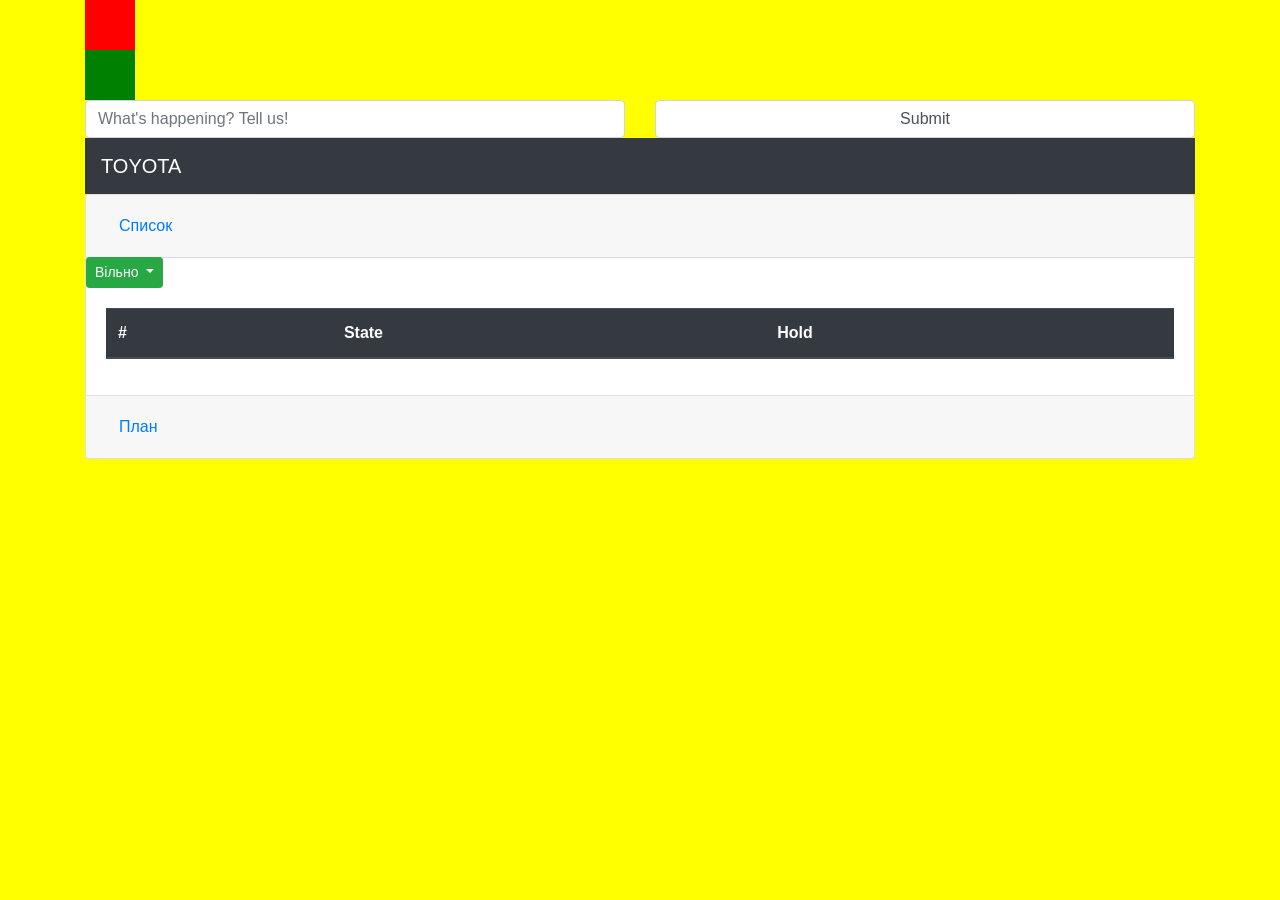
<file: index.html>
<!doctype html>
<html lang="en">
  <head>
    <!-- Required meta tags -->
    <meta charset="utf-8">
    <meta name="viewport" content="width=device-width, initial-scale=1, shrink-to-fit=no">

    <!-- Bootstrap CSS -->
    <link rel="stylesheet" href="https://cdn.jsdelivr.net/npm/bootstrap@4.5.3/dist/css/bootstrap.min.css"
         integrity="sha384-TX8t27EcRE3e/ihU7zmQxVncDAy5uIKz4rEkgIXeMed4M0jlfIDPvg6uqKI2xXr2" crossorigin="anonymous">
    <meta name="viewport" content="width=device-width, initial-scale=1, shrink-to-fit=no">
    <title>Diamond</title>
    <style>
    
    body {
        background-color: yellow;
    }
    

    .test_div {
      width: 50px;
      height: 50px;
      background-color: red;
  }
  .test_div1 {
      width: 50px;
      height: 50px;
      background-color: green;
  }

    @media only screen and (max-width: 600px) {
        
    body {
        background-color: lightblue;
    }
    #big-screen {
       display: block;
    }
    #smol-screen {
       display: block;
    }
  }

    </style>
  </head>
  <body>
 <div class="container">
     <div>
            <div class="test_div" id="test_div"></div>
            <div class="test_div1" id="test_div1"></div>
    </div>

     <form id="tweet-form" th:action="@{/tweets/tweet}" th:object="${tweet}" method="post">
       <div class="row">
         <div class="col">
       <input type="text" th:field="*{content}" class="form-control"  placeholder="What's happening? Tell us!">
         </div>
         <div class="col">
           <input id="submit-form" class="form-control" type="button" value="Submit" />
         </div>
       </div>
     </form>
     
     
    <script>


        console.log(window.innerWidth);
        var id = 0; 

        window.addEventListener('resize', function(event){
            var e1 = document.getElementById('test_div');
            var e2 = document.getElementById('test_div1');

            var w = window.innerWidth;
            if (w < 600) {
                e1.style.display = 'none';  
                e2.style.display = 'block';              
            } else { 
                e1.style.display = 'block';  
                e2.style.display = 'none';              
            }

            var html = String.raw`
                <tr>
                    <th scope="row"> ${this.id++}</th>
                    <td>
                    <div id="big-screen">
                        <div class="btn-group" role="group" aria-label="Basic example">
                            <div class="btn-group">
                            <button type="button" class="btn btn-secondary btn-sm btn btn-danger" style="width: 80px;">Занято</button>
                            <button type="button" class="btn btn-secondary btn-sm btn btn-warning" style="width: 80px;">Готово</button>
                            <button type="button" class="btn btn-secondary btn-sm btn btn-success" style="width: 80px;">Вільно</button>
                            <button type="button" class="btn btn-secondary btn-sm btn btn-info" style="width: 80px;">Sos</button>
                        </div>
                    </div>
                    </td>
                    <td>
                        <div class="btn-group" role="group" aria-label="Basic example">
                            <div class="btn-group-vertical">
                            <button type="button" class="btn btn-secondary btn-sm btn btn-light">Hold</button>
                        </div>
                    </td>
                </tr>
            `;

            var tbodyRef = document.getElementById('main_table').getElementsByTagName('tbody')[0];

            tbodyRef.innerHTML += html;

            console.log(window.innerWidth);
        });
    </script>


        <nav class="navbar navbar-dark bg-dark">
            <span class="navbar-brand mb-0 h1">TOYOTA</span>
        </nav>

        <div class="accordion" id="accordionExample">
            <div class="card">
              <div class="card-header" id="headingOne">
                <h2 class="mb-0">
                  <button class="btn btn-link btn-block text-left" type="button" data-toggle="collapse" data-target="#collapseOne" aria-expanded="false" aria-controls="collapseOne">
                    Список
                  </button>
                </h2>
              </div>

              <div id="smol-screen">
                <div class="btn-group" role="group" >
                    <button id="btnGroupDrop1" type="button" class="btn btn-secondary dropdown-toggle btn-sm btn-success" data-toggle="dropdown" aria-haspopup="true" aria-expanded="false">
                      Вільно
                    </button>
                    <div class="dropdown-menu" aria-labelledby="btnGroupDrop1">
                      <a style="background:#dc3545;"class="dropdown-item danger" href="#" >Занято</a>
                      <a style="background:#ffc107;" class="dropdown-item" href="#">Готово</a>
                      <a style="background:#28a745;"class="dropdown-item" href="#">Вільно</a>
                      <a style="background:#17a2b8;" class="dropdown-item" href="#">Sos</a>
                    </div>
                  </div>
                </div>

                
              <div id="collapseOne" class="collapse show" aria-labelledby="headingOne" data-parent="#accordionExample">
                <div class="card-body">
                    <table class="table table-dark" id="main_table">
                        <thead>
                          <tr>
                            <th scope="col">#</th>
                            <th scope="col">State</th>
                            <th scope="col">Hold</th>
                          </tr>
                        </thead>
                        <tbody>
                        </tbody>
                      </table>
                </div>
              </div>
            </div>


            <div class="card">
                <div class="card-header" id="headingTwo">
                  <h2 class="mb-0">
                    <button class="btn btn-link btn-block text-left collapsed" type="button" data-toggle="collapse" data-target="#collapseTwo" aria-expanded="false" aria-controls="collapseTwo">
                      План
                    </button>
                  </h2>
                </div>
                <div id="collapseTwo" class="collapse" aria-labelledby="headingTwo" data-parent="#accordionExample">
                  <div class="card-body">
                    Anim pariatur cliche reprehenderit, enim eiusmod high life accusamus terry richardson ad squid. 3 wolf moon officia aute, non cupidatat skateboard dolor brunch. Food truck quinoa nesciunt laborum eiusmod. Brunch 3 wolf moon tempor, sunt aliqua put a bird on it squid single-origin coffee nulla assumenda shoreditch et. Nihil anim keffiyeh helvetica, craft beer labore wes anderson cred nesciunt sapiente ea proident. Ad vegan excepteur butcher vice lomo. Leggings occaecat craft beer farm-to-table, raw denim aesthetic synth nesciunt you probably haven't heard of them accusamus labore sustainable VHS.
                  </div>
                </div>
              </div>
      </div>

    <!-- Optional JavaScript; choose one of the two! -->

    <!-- Option 1: jQuery and Bootstrap Bundle (includes Popper) -->
    <script src="https://code.jquery.com/jquery-3.5.1.slim.min.js" integrity="sha384-DfXdz2htPH0lsSSs5nCTpuj/zy4C+OGpamoFVy38MVBnE+IbbVYUew+OrCXaRkfj" crossorigin="anonymous"></script>
    <script src="https://cdn.jsdelivr.net/npm/bootstrap@4.5.3/dist/js/bootstrap.bundle.min.js" integrity="sha384-ho+j7jyWK8fNQe+A12Hb8AhRq26LrZ/JpcUGGOn+Y7RsweNrtN/tE3MoK7ZeZDyx" crossorigin="anonymous"></script>

    <!-- Option 2: jQuery, Popper.js, and Bootstrap JS
    <script src="https://code.jquery.com/jquery-3.5.1.slim.min.js" integrity="sha384-DfXdz2htPH0lsSSs5nCTpuj/zy4C+OGpamoFVy38MVBnE+IbbVYUew+OrCXaRkfj" crossorigin="anonymous"></script>
    <script src="https://cdn.jsdelivr.net/npm/popper.js@1.16.1/dist/umd/popper.min.js" integrity="sha384-9/reFTGAW83EW2RDu2S0VKaIzap3H66lZH81PoYlFhbGU+6BZp6G7niu735Sk7lN" crossorigin="anonymous"></script>
    <script src="https://cdn.jsdelivr.net/npm/bootstrap@4.5.3/dist/js/bootstrap.min.js" integrity="sha384-w1Q4orYjBQndcko6MimVbzY0tgp4pWB4lZ7lr30WKz0vr/aWKhXdBNmNb5D92v7s" crossorigin="anonymous"></script>
    -->
  </body>
</html>
</file>
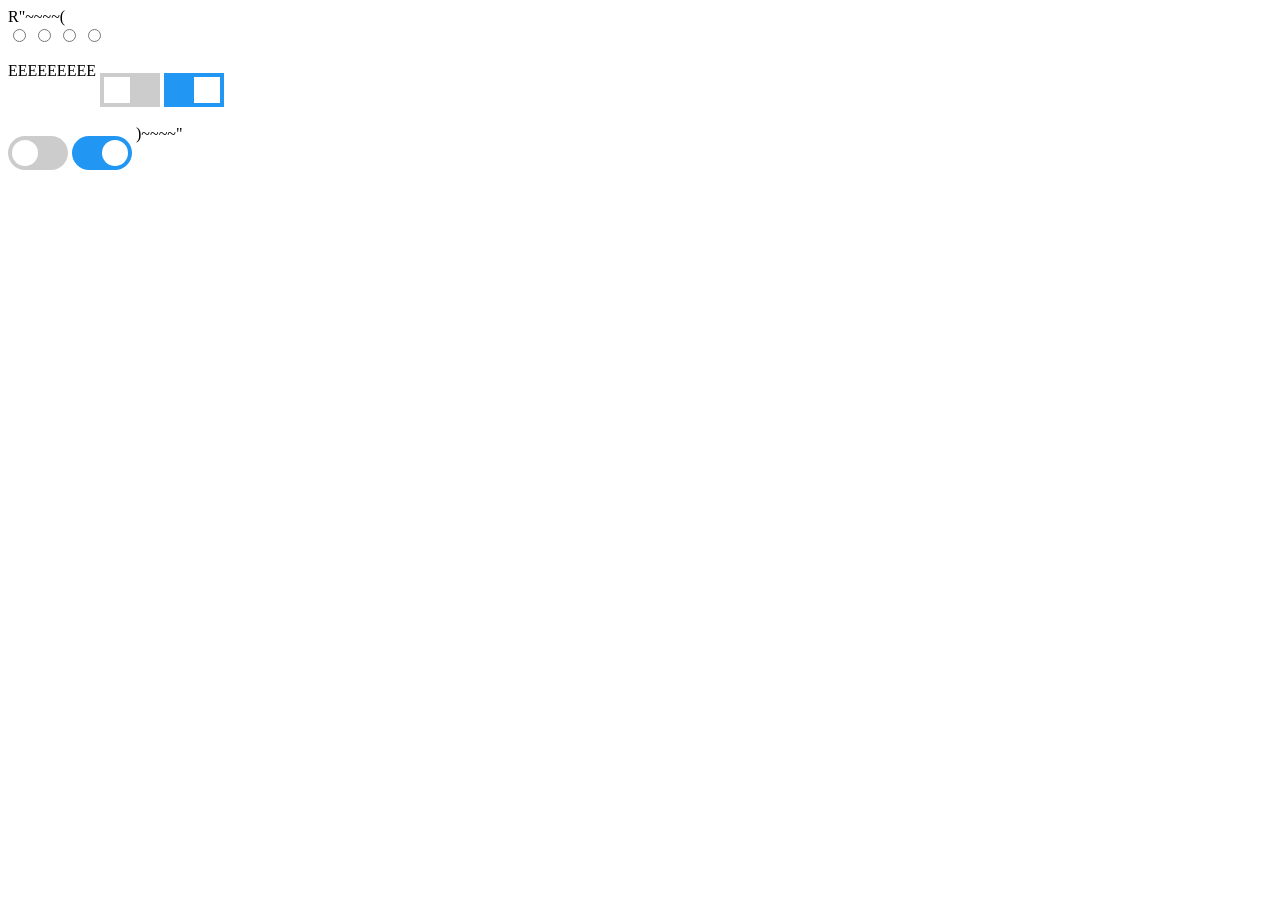
<file: Server.html>
R"~~~~(
<!DOCTYPE html>
<html lang='en'>
  <head>
<!--    <meta name='viewport' content='width=device-width'>-->
    <meta charset='UTF-8'>
    <meta name="viewport" content="width=device-width, initial-scale=1">

    <style>
        .switch {
          position: relative;
          display: inline-block;
          width: 60px;
          height: 34px;
        }

        .switch input {
          opacity: 0;
          width: 0;
          height: 0;
        }

        .slider {
          position: absolute;
          cursor: pointer;
          top: 0;
          left: 0;
          right: 0;
          bottom: 0;
          background-color: #ccc;
          -webkit-transition: .9s;
          transition: .9s;
        }

        .slider:before {
          position: absolute;
          content: "";
          height: 26px;
          width: 26px;
          left: 4px;
          bottom: 4px;
          background-color: white;
          -webkit-transition: .9s;
          transition: .9s;
        }

        input:checked + .slider {
          background-color: #2196F3;
        }

        input:focus + .slider {
          box-shadow: 0 0 1px #2196F3;
        }

        input:checked + .slider:before {
          -webkit-transform: translateX(26px);
          -ms-transform: translateX(26px);
          transform: translateX(26px);
        }

        /* Rounded sliders */
        .slider.round {
          border-radius: 34px;
        }

        .slider.round:before {
          border-radius: 50%;
        }
    </style>
  </head>
  <body>
      <form id="mainForm" name="mainForm">
          <input type="radio" name="rads" value="1" @{M1State0}>
          <input type="radio" name="rads" value="2" @{M1State1}>
          <input type="radio" name="rads" value="3" @{M1State2}>
          <input type="radio" name="rads" value="4" @{M1State3}>
      </form>
      
      <span id="result">EEEEEEEEE</span>

      <label class="switch">
        <input type="checkbox">
        <span class="slider"></span>
      </label>

      <label class="switch">
        <input type="checkbox" checked="">
        <span class="slider"></span>
      </label><br><br>

      <label class="switch">
        <input type="checkbox">
        <span class="slider round"></span>
      </label>

      <label class="switch">
        <input type="checkbox" checked="">
        <span class="slider round"></span>
      </label>

      <script>
          document.mainForm.onclick = function() {
              console.log("Fssssssss");
              
              var radVal = document.mainForm.rads.value;
              document.getElementById("result").innerHTML = 'You selected: ' + radVal;
              
              switch(radVal)
              {
                  case '1': window.location.href = 'M1State0'; break;
                  case '2': window.location.href = 'M1State1'; break;
                  case '3': window.location.href = 'M1State2'; break;
                  case '4': window.location.href = 'M1State3'; break;
              }
          }
      </script>
  </body>
</html>
)~~~~"
</file>
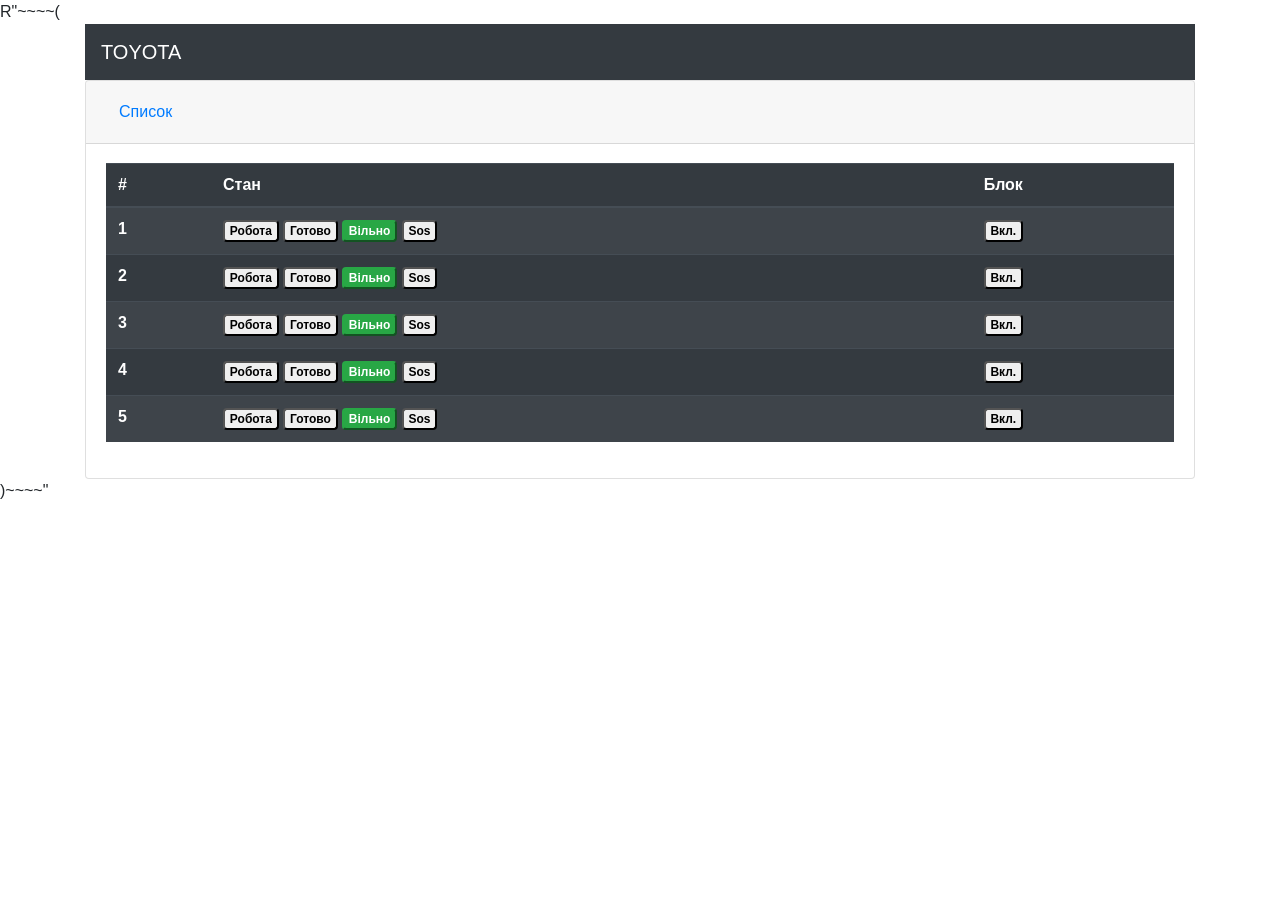
<file: test.html>
R"~~~~(
<!doctype html>
<html lang="en">
  <head>
    <!-- Required meta tags -->
    <meta charset="utf-8">
    <meta name="viewport" content="width=device-width, initial-scale=1, shrink-to-fit=no">

    <!-- Bootstrap CSS -->
    <link rel="stylesheet" href="https://cdn.jsdelivr.net/npm/bootstrap@4.5.3/dist/css/bootstrap.min.css"
         integrity="sha384-TX8t27EcRE3e/ihU7zmQxVncDAy5uIKz4rEkgIXeMed4M0jlfIDPvg6uqKI2xXr2" crossorigin="anonymous">
    <meta name="viewport" content="width=device-width, initial-scale=1, shrink-to-fit=no">
    <title>Diamond</title>
  </head>
  <body>
<div class="container">

        <nav class="navbar navbar-dark bg-dark">
            <span class="navbar-brand mb-0 h1">TOYOTA</span>
        </nav>

        <div class="accordion" id="accordionExample">
            <div class="card">
              <div class="card-header" id="headingOne">
                <h2 class="mb-0">
                  <button class="btn btn-link btn-block text-left" type="button" data-toggle="collapse" data-target="#collapseOne" aria-expanded="true" aria-controls="collapseOne">
                    Список
                  </button>
                </h2>
              </div>
          
              <div id="collapseOne" class="collapse show" aria-labelledby="headingOne" data-parent="#accordionExample">
                <div class="card-body">


                    <table class="table table-striped table-dark">
                        <thead>
                          <tr>
                            <th scope="col">#</th>
                            <th scope="col">Стан</th>
                            <th scope="col">Блок</th>
                          </tr>
                        </thead>
                        <tbody id='tableBody'>
                          
                        </tbody>
                      </table>
                      <audio id="myAudio">
                        <source src="beep-30b.mp3" type="audio/mp3">
                        Your browser does not support the audio element.
                      </audio>
                </div>
              </div>
            </div>
            <!-- <div class="card">
              <div class="card-header" id="headingTwo">
                <h2 class="mb-0">
                  <button class="btn btn-link btn-block text-left collapsed" type="button" data-toggle="collapse" data-target="#collapseTwo" aria-expanded="false" aria-controls="collapseTwo">
                    План
                  </button>
                </h2>
              </div>
              <div id="collapseTwo" class="collapse" aria-labelledby="headingTwo" data-parent="#accordionExample">
                <div class="card-body">
                  Anim pariatur cliche reprehenderit, enim eiusmod high life accusamus terry richardson ad squid. 3 wolf moon officia aute, non cupidatat skateboard dolor brunch. Food truck quinoa nesciunt laborum eiusmod. Brunch 3 wolf moon tempor, sunt aliqua put a bird on it squid single-origin coffee nulla assumenda shoreditch et. Nihil anim keffiyeh helvetica, craft beer labore wes anderson cred nesciunt sapiente ea proident. Ad vegan excepteur butcher vice lomo. Leggings occaecat craft beer farm-to-table, raw denim aesthetic synth nesciunt you probably haven't heard of them accusamus labore sustainable VHS.
                </div>
              </div>
            </div> -->
        </div>
</div>
              

            


           





    <!-- Optional JavaScript; choose one of the two! -->

    <!-- Option 1: jQuery and Bootstrap Bundle (includes Popper) -->
    <script src="https://code.jquery.com/jquery-3.5.1.slim.min.js" integrity="sha384-DfXdz2htPH0lsSSs5nCTpuj/zy4C+OGpamoFVy38MVBnE+IbbVYUew+OrCXaRkfj" crossorigin="anonymous"></script>
    <script src="https://cdn.jsdelivr.net/npm/bootstrap@4.5.3/dist/js/bootstrap.bundle.min.js" integrity="sha384-ho+j7jyWK8fNQe+A12Hb8AhRq26LrZ/JpcUGGOn+Y7RsweNrtN/tE3MoK7ZeZDyx" crossorigin="anonymous"></script>

    <!-- Option 2: jQuery, Popper.js, and Bootstrap JS
    <script src="https://code.jquery.com/jquery-3.5.1.slim.min.js" integrity="sha384-DfXdz2htPH0lsSSs5nCTpuj/zy4C+OGpamoFVy38MVBnE+IbbVYUew+OrCXaRkfj" crossorigin="anonymous"></script>
    <script src="https://cdn.djsdelivr.net/npm/popper.js@1.16.1/dist/umd/popper.min.js" integrity="sha384-9/reFTGAW83EW2RDu2S0VKaIzap3H66lZH81PoYlFhbGU+6BZp6G7niu735Sk7lN" crossorigin="anonymous"></script>
    <script src="https://cdn.jsdelivr.net/npm/bootstrap@4.5.3/dist/js/bootstrap.min.js" integrity="sha384-w1Q4orYjBQndcko6MimVbzY0tgp4pWB4lZ7lr30WKz0vr/aWKhXdBNmNb5D92v7s" crossorigin="anonymous"></script>
    -->

    <script>
      
     var x = document.getElementById("myAudio"); 
     function playAudio() { 
     x.play(); 
} 
      </script>
      
    <script>
      
        
        var disabledRows = [];
        var rows = [
            {
            id: 1,
            disabled: false,
            currentState: 'free'
        },
        {
            id: 2,
            disabled: false,
            currentState: 'free'

        },
        {
            id: 3,
            disabled: false,
            currentState: 'free'

        },
        {
            id: 4,
            disabled: false,
            currentState: 'free'
        }
        ,
        {
            id: 5,
            disabled: false,
            currentState: 'free'
        }
        ];

        function onWork (id)  {
            setCurrentState(id, 'work')
            updateBody()
            }
        function onDone (id)  {
            setCurrentState(id, 'done')
            updateBody()
            }

        function onFree (id)  {
            setCurrentState(id, 'free')
            updateBody()
            }

        function onSos (id)  {
            setCurrentState(id, 'sos')
            updateBody()
            playAudio()
            }

        function toggleActive (id)  {
            console.log(isRowDisabled(id));
             if(isRowDisabled(id)){
                 disabledRows = disabledRows.filter(el => el != id);
             } else {
                 disabledRows.push(id)
             }
             updateBody()
        }


        function isRowDisabled(id) {
            return disabledRows.some(el => el === id);
        }

        function  setCurrentState(id, state) {
            var row =  rows.filter(el => el.id === id)[0];
            var index = rows.indexOf(row);
            rows[index].currentState = state;
        }

        function updateBody(){ 
            // $( "#tableBody" ).empty();
            document.getElementById("tableBody").innerHTML = '';
            rows.forEach(renderRows);
        }

        function renderRows(item, index) {
            document.getElementById("tableBody").innerHTML +=
          `<tr>
                            <th scope="row">${item.id}</th>
                            <td>
                                <a href="#readData">
                                    <button class="badge  ${item.currentState === 'work'? 'btn-danger' : ''}" type="button"  id="work#${item.id}" ${isRowDisabled(item.id) ? 'disabled': ''}  onClick="onWork(${item.id})">Робота</button>
                                </a>
                                
                                <button class="badge  ${item.currentState === 'done' ? 'btn-success' : ''}" type="button" id="done#${item.id}" ${isRowDisabled(item.id) ? 'disabled': ''} onClick="onDone(${item.id})">Готово</button>
                                <button class="badge  ${item.currentState === 'free' ? 'btn-success' : ''}" type="button" id="free#${item.id}" ${isRowDisabled(item.id) ? 'disabled': ''} onClick="onFree(${item.id})">Вільно</button>
                                <button class="badge button  ${item.currentState === 'sos'? 'btn-danger'  : ''}" type="button"   id="sos#${item.id}"  ${isRowDisabled(item.id) ? 'disabled': ''} onClick="onSos(${item.id})">Sos</button>
                            </td>
                            <td>
                                <button class="badge " type="button" onClick="toggleActive(${item.id})">Вкл.</button>
                            </td>
                          </tr>`
                          
        }

        rows.forEach(renderRows);

    </script>
  </body>
</html>
)~~~~"
</file>
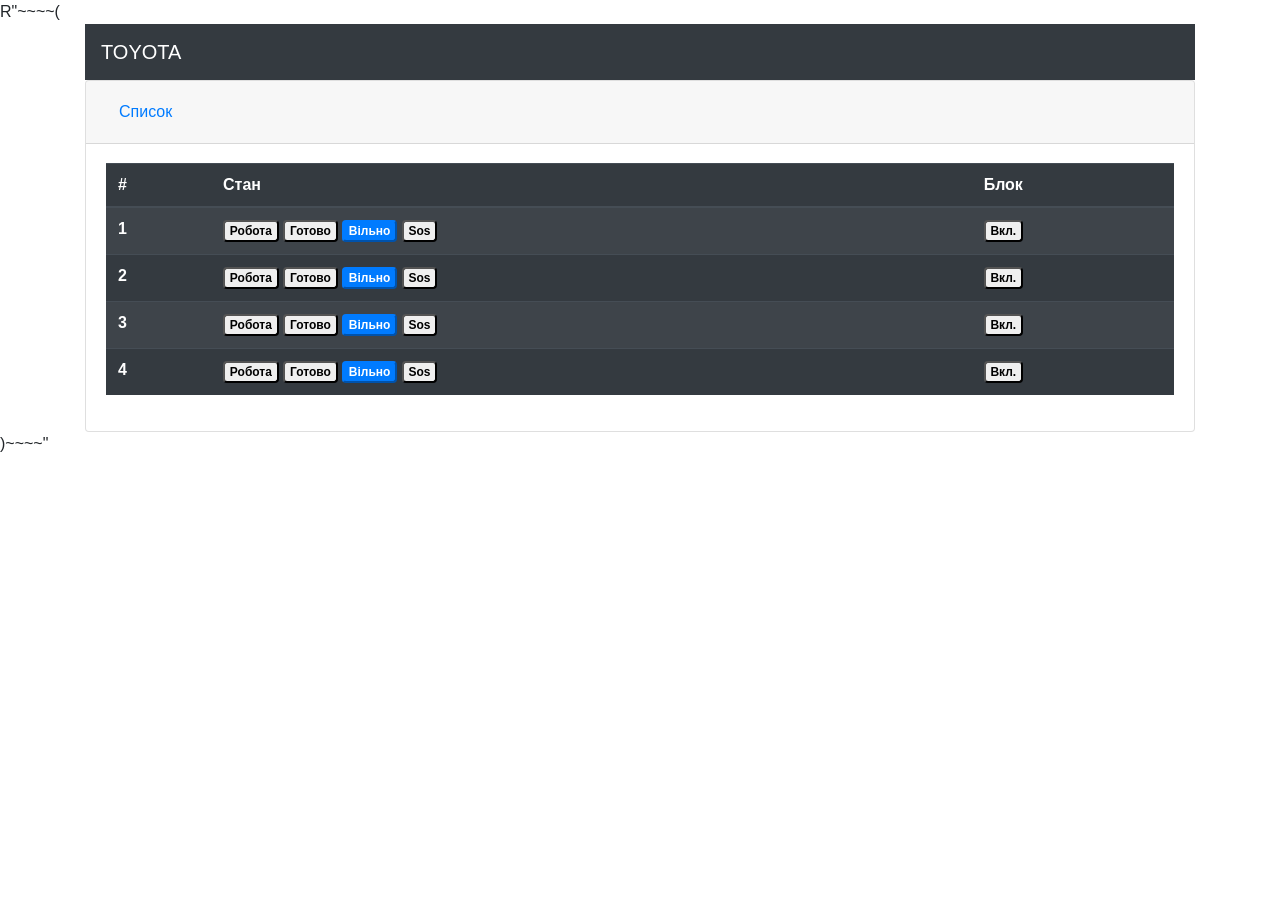
<file: AdvancedWebServer/test.html>
R"~~~~(
<!doctype html>
<html lang="en">
  <head>
    <!-- Required meta tags -->
    <meta charset="utf-8">
    <meta name="viewport" content="width=device-width, initial-scale=1, shrink-to-fit=no">

    <!-- Bootstrap CSS -->
    <link rel="stylesheet" href="https://cdn.jsdelivr.net/npm/bootstrap@4.5.3/dist/css/bootstrap.min.css"
         integrity="sha384-TX8t27EcRE3e/ihU7zmQxVncDAy5uIKz4rEkgIXeMed4M0jlfIDPvg6uqKI2xXr2" crossorigin="anonymous">
    <meta name="viewport" content="width=device-width, initial-scale=1, shrink-to-fit=no">
    <title>Diamond</title>
    
  </head>
  <body>
<div class="container">

        <nav class="navbar navbar-dark bg-dark">
            <span class="navbar-brand mb-0 h1">TOYOTA</span>
        </nav>

        <div class="accordion" id="accordionExample">
            <div class="card">
              <div class="card-header" id="headingOne">
                <h2 class="mb-0">
                  <button class="btn btn-link btn-block text-left" type="button" data-toggle="collapse" data-target="#collapseOne" aria-expanded="true" aria-controls="collapseOne">
                    Список
                  </button>
                </h2>
              </div>
          
              <div id="collapseOne" class="collapse show" aria-labelledby="headingOne" data-parent="#accordionExample">
                <div class="card-body">


                    <table class="table table-striped table-dark">
                        <thead>
                          <tr>
                            <th scope="col">#</th>
                            <th scope="col">Стан</th>
                            <th scope="col">Блок</th>
                          </tr>
                        </thead>
                        <tbody id='tableBody'>
                          
                        </tbody>
                      </table>
                </div>
              </div>
            </div>
            <!-- <div class="card">
              <div class="card-header" id="headingTwo">
                <h2 class="mb-0">
                  <button class="btn btn-link btn-block text-left collapsed" type="button" data-toggle="collapse" data-target="#collapseTwo" aria-expanded="false" aria-controls="collapseTwo">
                    План
                  </button>
                </h2>
              </div>
              <div id="collapseTwo" class="collapse" aria-labelledby="headingTwo" data-parent="#accordionExample">
                <div class="card-body">
                  Anim pariatur cliche reprehenderit, enim eiusmod high life accusamus terry richardson ad squid. 3 wolf moon officia aute, non cupidatat skateboard dolor brunch. Food truck quinoa nesciunt laborum eiusmod. Brunch 3 wolf moon tempor, sunt aliqua put a bird on it squid single-origin coffee nulla assumenda shoreditch et. Nihil anim keffiyeh helvetica, craft beer labore wes anderson cred nesciunt sapiente ea proident. Ad vegan excepteur butcher vice lomo. Leggings occaecat craft beer farm-to-table, raw denim aesthetic synth nesciunt you probably haven't heard of them accusamus labore sustainable VHS.
                </div>
              </div>
            </div> -->
        </div>
</div>
              

            


           





    <!-- Optional JavaScript; choose one of the two! -->

    <!-- Option 1: jQuery and Bootstrap Bundle (includes Popper) -->
    <script src="https://code.jquery.com/jquery-3.5.1.slim.min.js" integrity="sha384-DfXdz2htPH0lsSSs5nCTpuj/zy4C+OGpamoFVy38MVBnE+IbbVYUew+OrCXaRkfj" crossorigin="anonymous"></script>
    <script src="https://cdn.jsdelivr.net/npm/bootstrap@4.5.3/dist/js/bootstrap.bundle.min.js" integrity="sha384-ho+j7jyWK8fNQe+A12Hb8AhRq26LrZ/JpcUGGOn+Y7RsweNrtN/tE3MoK7ZeZDyx" crossorigin="anonymous"></script>

    <!-- Option 2: jQuery, Popper.js, and Bootstrap JS
    <script src="https://code.jquery.com/jquery-3.5.1.slim.min.js" integrity="sha384-DfXdz2htPH0lsSSs5nCTpuj/zy4C+OGpamoFVy38MVBnE+IbbVYUew+OrCXaRkfj" crossorigin="anonymous"></script>
    <script src="https://cdn.djsdelivr.net/npm/popper.js@1.16.1/dist/umd/popper.min.js" integrity="sha384-9/reFTGAW83EW2RDu2S0VKaIzap3H66lZH81PoYlFhbGU+6BZp6G7niu735Sk7lN" crossorigin="anonymous"></script>
    <script src="https://cdn.jsdelivr.net/npm/bootstrap@4.5.3/dist/js/bootstrap.min.js" integrity="sha384-w1Q4orYjBQndcko6MimVbzY0tgp4pWB4lZ7lr30WKz0vr/aWKhXdBNmNb5D92v7s" crossorigin="anonymous"></script>
    -->
    <script>
        
        var disabledRows = [];
        var rows = [
            {
            id: 1,
            disabled: false,
            currentState: 'free'
        },
        {
            id: 2,
            disabled: false,
            currentState: 'free'

        },
        {
            id: 3,
            disabled: false,
            currentState: 'free'

        },
        {
            id: 4,
            disabled: false,
            currentState: 'free'
        }];

        function onWork (id)  {
            setCurrentState(id, 'work')
            updateBody()
            }
        function onDone (id)  {
            setCurrentState(id, 'done')
            updateBody()
            }

        function onFree (id)  {
            setCurrentState(id, 'free')
            updateBody()
            }

        function onSos (id)  {
            setCurrentState(id, 'sos')
            updateBody()
            }

        function toggleActive (id)  {
            console.log(isRowDisabled(id));
             if(isRowDisabled(id)){
                 disabledRows = disabledRows.filter(el => el != id);
             } else {
                 disabledRows.push(id)
             }
             updateBody()
        }


        function isRowDisabled(id) {
            return disabledRows.some(el => el === id);
        }

        function  setCurrentState(id, state) {
            var row =  rows.filter(el => el.id === id)[0];
            var index = rows.indexOf(row);
            rows[index].currentState = state;
        }

        function updateBody(){ 
            // $( "#tableBody" ).empty();
            document.getElementById("tableBody").innerHTML = '';
            rows.forEach(renderRows);
        }

        function renderRows(item, index) {
            document.getElementById("tableBody").innerHTML +=
          `<tr>
                            <th scope="row">${item.id}</th>
                            <td>
                                <a href="#readData">
                                    <button class="badge  ${item.currentState === 'work'? 'btn-success' : ''}" type="button"  id="work#${item.id}" ${isRowDisabled(item.id) ? 'disabled': ''}  onClick="onWork(${item.id})">Робота</button>
                                </a>
                                
                                <button class="badge  ${item.currentState === 'done' ? 'btn-warning' : ''}" type="button" id="done#${item.id}" ${isRowDisabled(item.id) ? 'disabled': ''} onClick="onDone(${item.id})">Готово</button>
                                <button class="badge  ${item.currentState === 'free' ? 'btn-primary' : ''}" type="button" id="free#${item.id}" ${isRowDisabled(item.id) ? 'disabled': ''} onClick="onFree(${item.id})">Вільно</button>
                                <button class="badge  ${item.currentState === 'sos'? 'btn-danger'  : ''}" type="button"   id="sos#${item.id}"  ${isRowDisabled(item.id) ? 'disabled': ''} onClick="onSos(${item.id})">Sos</button>
                            </td>
                            <td>
                                <button class="badge " type="button" onClick="toggleActive(${item.id})">Вкл.</button>
                            </td>
                          </tr>`
            
        }

        rows.forEach(renderRows);

    </script>
  </body>
</html>
)~~~~"
</file>
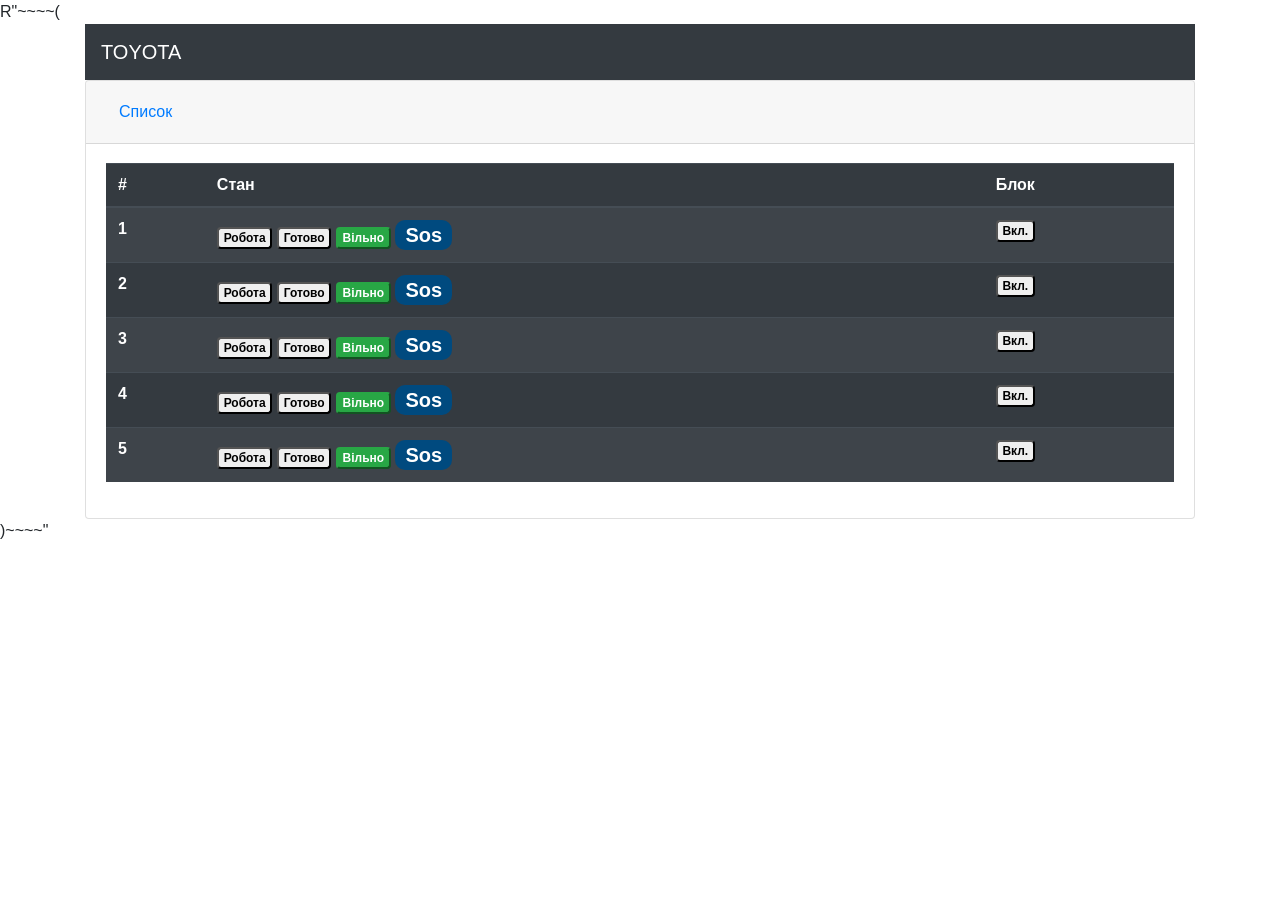
<file: src/test.html>
R"~~~~(
<!doctype html>
<html lang="en">
  <head>
    <!-- Required meta tags -->
    <meta charset="utf-8">
    <meta name="viewport" content="width=device-width, initial-scale=1, shrink-to-fit=no">

    <!-- Bootstrap CSS -->
    <link rel="stylesheet" href="https://cdn.jsdelivr.net/npm/bootstrap@4.5.3/dist/css/bootstrap.min.css"
         integrity="sha384-TX8t27EcRE3e/ihU7zmQxVncDAy5uIKz4rEkgIXeMed4M0jlfIDPvg6uqKI2xXr2" crossorigin="anonymous">
    <meta name="viewport" content="width=device-width, initial-scale=1, shrink-to-fit=no">
    <title>Diamond</title>
    
    <style>
.button {
  background-color: #004A7F;
  -webkit-border-radius: 10px;
  border-radius: 10px;
  border: none;
  color: #FFFFFF;
  cursor: pointer;
  display: inline-block;
  font-family: Arial;
  font-size: 20px;
  padding: 5px 10px;
  text-align: center;
  text-decoration: none;
  -webkit-animation: glowing 1500ms infinite;
  -moz-animation: glowing 1500ms infinite;
  -o-animation: glowing 1500ms infinite;
  animation: glowing 1500ms infinite;
}
@-webkit-keyframes glowing {
  0% { background-color: #B20000; -webkit-box-shadow: 0 0 3px #B20000; }
  50% { background-color: #FF0000; -webkit-box-shadow: 0 0 40px #FF0000; }
  100% { background-color: #B20000; -webkit-box-shadow: 0 0 3px #B20000; }
}

@-moz-keyframes glowing {
  0% { background-color: #B20000; -moz-box-shadow: 0 0 3px #B20000; }
  50% { background-color: #FF0000; -moz-box-shadow: 0 0 40px #FF0000; }
  100% { background-color: #B20000; -moz-box-shadow: 0 0 3px #B20000; }
}

@-o-keyframes glowing {
  0% { background-color: #B20000; box-shadow: 0 0 3px #B20000; }
  50% { background-color: #FF0000; box-shadow: 0 0 40px #FF0000; }
  100% { background-color: #B20000; box-shadow: 0 0 3px #B20000; }
}

@keyframes glowing {
  0% { background-color: #B20000; box-shadow: 0 0 3px #B20000; }
  50% { background-color: #FF0000; box-shadow: 0 0 40px #FF0000; }
  100% { background-color: #B20000; box-shadow: 0 0 3px #B20000; }
}
    </style>
  </head>
  <body>
<div class="container">

        <nav class="navbar navbar-dark bg-dark">
            <span class="navbar-brand mb-0 h1">TOYOTA</span>
        </nav>

        <div class="accordion" id="accordionExample">
            <div class="card">
              <div class="card-header" id="headingOne">
                <h2 class="mb-0">
                  <button class="btn btn-link btn-block text-left" type="button" data-toggle="collapse" data-target="#collapseOne" aria-expanded="true" aria-controls="collapseOne">
                    Список
                  </button>
                </h2>
              </div>
          
              <div id="collapseOne" class="collapse show" aria-labelledby="headingOne" data-parent="#accordionExample">
                <div class="card-body">


                    <table class="table table-striped table-dark">
                        <thead>
                          <tr>
                            <th scope="col">#</th>
                            <th scope="col">Стан</th>
                            <th scope="col">Блок</th>
                          </tr>
                        </thead>
                        <tbody id='tableBody'>
                          
                        </tbody>
                      </table>
                      <audio id="myAudio">
                        <source src="C:\Users\admin\Desktop\beep-30b.mp3" type="audio/mp3">
                        Your browser does not support the audio element.
                      </audio>
                </div>
              </div>
            </div>
            <!-- <div class="card">
              <div class="card-header" id="headingTwo">
                <h2 class="mb-0">
                  <button class="btn btn-link btn-block text-left collapsed" type="button" data-toggle="collapse" data-target="#collapseTwo" aria-expanded="false" aria-controls="collapseTwo">
                    План
                  </button>
                </h2>
              </div>
              <div id="collapseTwo" class="collapse" aria-labelledby="headingTwo" data-parent="#accordionExample">
                <div class="card-body">
                  Anim pariatur cliche reprehenderit, enim eiusmod high life accusamus terry richardson ad squid. 3 wolf moon officia aute, non cupidatat skateboard dolor brunch. Food truck quinoa nesciunt laborum eiusmod. Brunch 3 wolf moon tempor, sunt aliqua put a bird on it squid single-origin coffee nulla assumenda shoreditch et. Nihil anim keffiyeh helvetica, craft beer labore wes anderson cred nesciunt sapiente ea proident. Ad vegan excepteur butcher vice lomo. Leggings occaecat craft beer farm-to-table, raw denim aesthetic synth nesciunt you probably haven't heard of them accusamus labore sustainable VHS.
                </div>
              </div>
            </div> -->
        </div>
</div>
              

            


           





    <!-- Optional JavaScript; choose one of the two! -->

    <!-- Option 1: jQuery and Bootstrap Bundle (includes Popper) -->
    <script src="https://code.jquery.com/jquery-3.5.1.slim.min.js" integrity="sha384-DfXdz2htPH0lsSSs5nCTpuj/zy4C+OGpamoFVy38MVBnE+IbbVYUew+OrCXaRkfj" crossorigin="anonymous"></script>
    <script src="https://cdn.jsdelivr.net/npm/bootstrap@4.5.3/dist/js/bootstrap.bundle.min.js" integrity="sha384-ho+j7jyWK8fNQe+A12Hb8AhRq26LrZ/JpcUGGOn+Y7RsweNrtN/tE3MoK7ZeZDyx" crossorigin="anonymous"></script>

    <!-- Option 2: jQuery, Popper.js, and Bootstrap JS
    <script src="https://code.jquery.com/jquery-3.5.1.slim.min.js" integrity="sha384-DfXdz2htPH0lsSSs5nCTpuj/zy4C+OGpamoFVy38MVBnE+IbbVYUew+OrCXaRkfj" crossorigin="anonymous"></script>
    <script src="https://cdn.djsdelivr.net/npm/popper.js@1.16.1/dist/umd/popper.min.js" integrity="sha384-9/reFTGAW83EW2RDu2S0VKaIzap3H66lZH81PoYlFhbGU+6BZp6G7niu735Sk7lN" crossorigin="anonymous"></script>
    <script src="https://cdn.jsdelivr.net/npm/bootstrap@4.5.3/dist/js/bootstrap.min.js" integrity="sha384-w1Q4orYjBQndcko6MimVbzY0tgp4pWB4lZ7lr30WKz0vr/aWKhXdBNmNb5D92v7s" crossorigin="anonymous"></script>
    -->

    <script>
      
     var x = document.getElementById("myAudio"); 
     function playAudio() { 
     x.play(); 
} 
      </script>
      
    <script>
      
        
        var disabledRows = [];
        var rows = [
            {
            id: 1,
            disabled: false,
            currentState: 'free'
        },
        {
            id: 2,
            disabled: false,
            currentState: 'free'

        },
        {
            id: 3,
            disabled: false,
            currentState: 'free'

        },
        {
            id: 4,
            disabled: false,
            currentState: 'free'
        }
        ,
        {
            id: 5,
            disabled: false,
            currentState: 'free'
        }
        ];

        function onWork (id)  {
            setCurrentState(id, 'work')
            updateBody()
            }
        function onDone (id)  {
            setCurrentState(id, 'done')
            updateBody()
            }

        function onFree (id)  {
            setCurrentState(id, 'free')
            updateBody()
            }

        function onSos (id)  {
            setCurrentState(id, 'sos')
            updateBody()
            playAudio()
            }

        function toggleActive (id)  {
            console.log(isRowDisabled(id));
             if(isRowDisabled(id)){
                 disabledRows = disabledRows.filter(el => el != id);
             } else {
                 disabledRows.push(id)
             }
             updateBody()
        }


        function isRowDisabled(id) {
            return disabledRows.some(el => el === id);
        }

        function  setCurrentState(id, state) {
            var row =  rows.filter(el => el.id === id)[0];
            var index = rows.indexOf(row);
            rows[index].currentState = state;
        }

        function updateBody(){ 
            // $( "#tableBody" ).empty();
            document.getElementById("tableBody").innerHTML = '';
            rows.forEach(renderRows);
        }

        function renderRows(item, index) {
            document.getElementById("tableBody").innerHTML +=
          `<tr>
                            <th scope="row">${item.id}</th>
                            <td>
                                <a href="#readData">
                                    <button class="badge  ${item.currentState === 'work'? 'btn-danger' : ''}" type="button"  id="work#${item.id}" ${isRowDisabled(item.id) ? 'disabled': ''}  onClick="onWork(${item.id})">Робота</button>
                                </a>
                                
                                <button class="badge  ${item.currentState === 'done' ? 'btn-success' : ''}" type="button" id="done#${item.id}" ${isRowDisabled(item.id) ? 'disabled': ''} onClick="onDone(${item.id})">Готово</button>
                                <button class="badge  ${item.currentState === 'free' ? 'btn-success' : ''}" type="button" id="free#${item.id}" ${isRowDisabled(item.id) ? 'disabled': ''} onClick="onFree(${item.id})">Вільно</button>
                                <button class="badge button  ${item.currentState === 'sos'? 'btn-danger'  : ''}" type="button"   id="sos#${item.id}"  ${isRowDisabled(item.id) ? 'disabled': ''} onClick="onSos(${item.id})">Sos</button>
                            </td>
                            <td>
                                <button class="badge " type="button" onClick="toggleActive(${item.id})">Вкл.</button>
                            </td>
                          </tr>`
                          
        }

        rows.forEach(renderRows);

    </script>
  </body>
</html>
)~~~~"
</file>
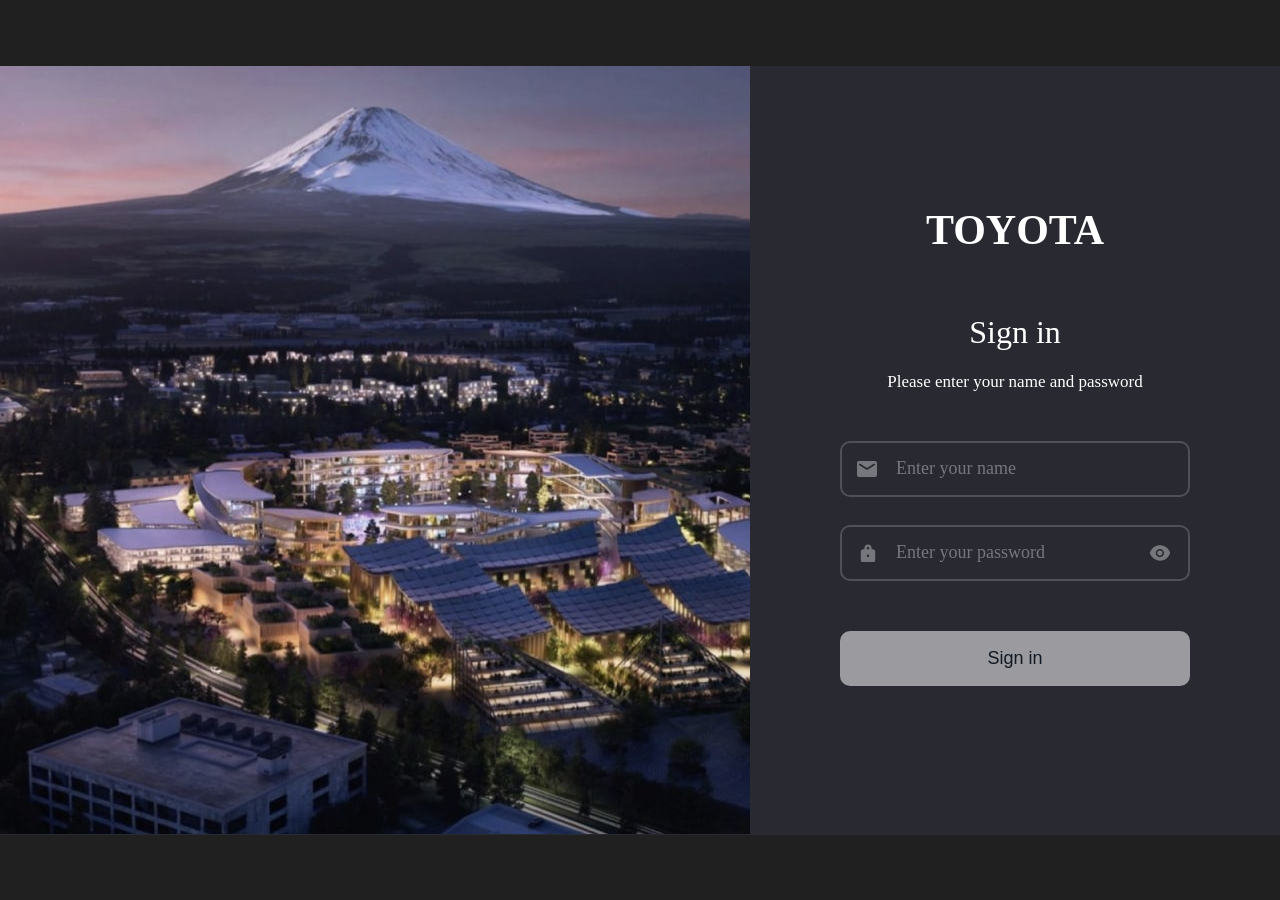
<file: NodesController/src/UI/data/html/login.html>
<!DOCTYPE html>
<html>

<head>
	<title>Diamond</title>
</head>

<style>
	html, body {
		height: 100%;
	}

	body {
		display: flex;
		margin: 0;
		background-color: #202020;
		color: #FFFFFF;

		font-family: "Helvetica Neue";
		font-style: normal;

		align-content: center;
		align-items: center;
	}
	
	#mainRect {
		background: url("src/img/background.jpg");
		background-repeat: no-repeat;
		background-color: #292931;

		display: flex;
		height: 100%;
		width: 100%;
		padding-left: 750px;
		min-width: 400px;
		min-height: 500px;
		max-height: 769px;

		align-items: center;
		justify-content: center;
	}
	
	#signIn {
		position: relative;
		width: 350px;
		height: 489px;
		background: transparent;
	}

	.logo-container {
		display: flex;
		justify-content: center;
	}
	.signin-container {
		display: flex;
		justify-content: center;
		margin-top: 60px;
	}

	.text-info-container {
		display: flex;
		justify-content: center;
		margin-top: 20px;
	}

	.name-input-container {
		margin-top: 48px;
		display: flex;
		align-items: center;
	}

	.pass-input-container {
		margin-top: 28px;
		display: flex;
		align-items: center;
	}

	.signin-input-container {
		display: flex;
		justify-content: center;
		margin-top: 50px;
	}

	.icon {
		position: absolute;
	}

	#email-icon {
		background: url(src/img/email_dark.svg) no-repeat;
		margin-left: 17px;
		width: 20px;
		height: 16px;
	}
	
	#pass-icon {
		background: url(src/img/lock_dark.svg) no-repeat;
		width: 17px;
		height: 18px;
		margin-left: 20px;
	}

	#passShowIcon {
		width: 21px;
		height: 16px;
		right: 0px;
		margin-right: 20px;
	}

	input:focus { 
		background: #2F2F38;
		border: 2px solid rgba(255, 255, 255, 0.8);
		outline: none;
	}
	
	input:valid {
		border: 2px solid rgba(255, 255, 255, 0.8);
	}

	#emailInput:focus + #email-icon {
		background: url(src/img/email.svg) no-repeat;
	}

	#emailInput:valid + #email-icon {
		background: url(src/img/email.svg) no-repeat;
	}

	#passInput:focus + #pass-icon {
		background: url(src/img/lock.svg) no-repeat;
	}

	#passInput:valid + #pass-icon {
		background: url(src/img/lock.svg) no-repeat;
	}

	#passInput:focus ~ #passShowIcon, #passInput:valid ~ #passShowIcon {
		background: url(src/img/visible.svg) no-repeat;
	}

	.credInput {
		width: 100%;
		height: 50px;
		
		background-color: transparent;
		
		border: 2px solid rgba(255, 255, 255, 0.18);
		border-radius: 10px;

		padding-left: 15.43%;
		padding-right: 15.43%;
		
		font-family: 'Helvetica Neue';
		font-style: normal;
		font-weight: 500;
		font-size: 18px;
		
		color: #E9E9E9;
	}
	
	::placeholder { /* Chrome, Firefox, Opera, Safari 10.1+ */
		color: #76777D;
		opacity: 1; /* Firefox */
	}

	:-ms-input-placeholder { /* Internet Explorer 10-11 */
		color: #76777D;
	}

	::-ms-input-placeholder { /* Microsoft Edge */
		color: #76777D;
	}
	
	#logo {
		display: flex;
		font-size: 42px;
		font-weight: 600;
	}

	#signin {
		font-weight: 500;
		font-size: 32px;
		line-height: 37px;
	}

	#text-info {
		font-weight: 300;
		font-size: 17px;
		line-height: 22px;
	}

	.signin-button-style {
		font-weight: 500;
		font-size: 18px;
		line-height: 21px;

		width: 100%;
		height: 55px;

		background: rgba(250, 250, 250, 0.55);
		border-radius: 10px;

		color: #131923;

		border: none;
	}

	.active-style {
		background-color: #FAFAFA;
	}

	#signinButton:active {
		filter: brightness(.9);
		transition: 50ms;
	}
	
	.pass-icon-style {
		background: url(src/img/visible_dark.svg) no-repeat;
	}

	.pass-visible-icon {
		background: url(src/img/pass_visible.svg) no-repeat;
	}

</style>

<body>
	<div id="mainRect">
		<form id="signIn" method="POST">
			<div class="logo-container">
				<span id="logo">TOYOTA</span>
			</div>
			<div class="signin-container">
				<span id="signin">Sign in</span>
			</div>
			<div class="text-info-container">
				<span id="text-info">Please enter your name and password</span>
			</div>
			<div class="name-input-container">
				<input id="emailInput" class="credInput" name="user" placeholder="Enter your name" 
						required onClick="this.select();" oninput="OnCredsChanged()">
				<div id="email-icon" class="icon"></div>
			</div>
			<div class="pass-input-container">
				<input type="password" id="passInput" class="credInput" name="pass" placeholder="Enter your password" 
						required onClick="this.select();" oninput="OnCredsChanged()">
				<div id="pass-icon" class="icon"></div>
				<div id="passShowIcon" class="icon pass-icon-style" onclick="OnShowPassword()"></div>
			</div>
			<div class="signin-input-container">
				<button type="submit" id="signinButton" class="signin-button-style" oninput="OnCredsChanged()">Sign in</button>
			</div>
		</form>
	</div>
</body>

<script>
	function OnCredsChanged() {
		signinButton.classList.toggle("active-style", emailInput.value != "" && passInput.value != "");
	}

	function OnShowPassword() {
		return;

		if (passInput.type == "password") {
			passInput.type = "text";
			passShowIcon.classList.toggle("pass-visible-icon", true);
		} else {
			passInput.type = "password";
			passShowIcon.classList.toggle("pass-visible-icon", false);
		}
	}

	// function getFullscreenElement() {
	// 	return document.fullscreenElement
	// 		|| document.webkitFullscreenElement
	// 		|| document.mozFullscreenElement
	// 		|| document.msFullscreenElement;
	// }

	// function toggleFullscreen() {
	// 	let elem = document.documentElement;

	// 	if (!getFullscreenElement()) {
	// 		elem.webkitRequestFullscreen();
	// 	} else {
	// 		document.webkitExitFullscreen();
	// 	}
	// }

	// document.addEventListener("dblclick", () => {
	// 	toggleFullscreen();
	// });

	// document.addEventListener("dblclick", () => {
	// 	toggleFullscreen();
	// });
</script>

</html>
</file>
